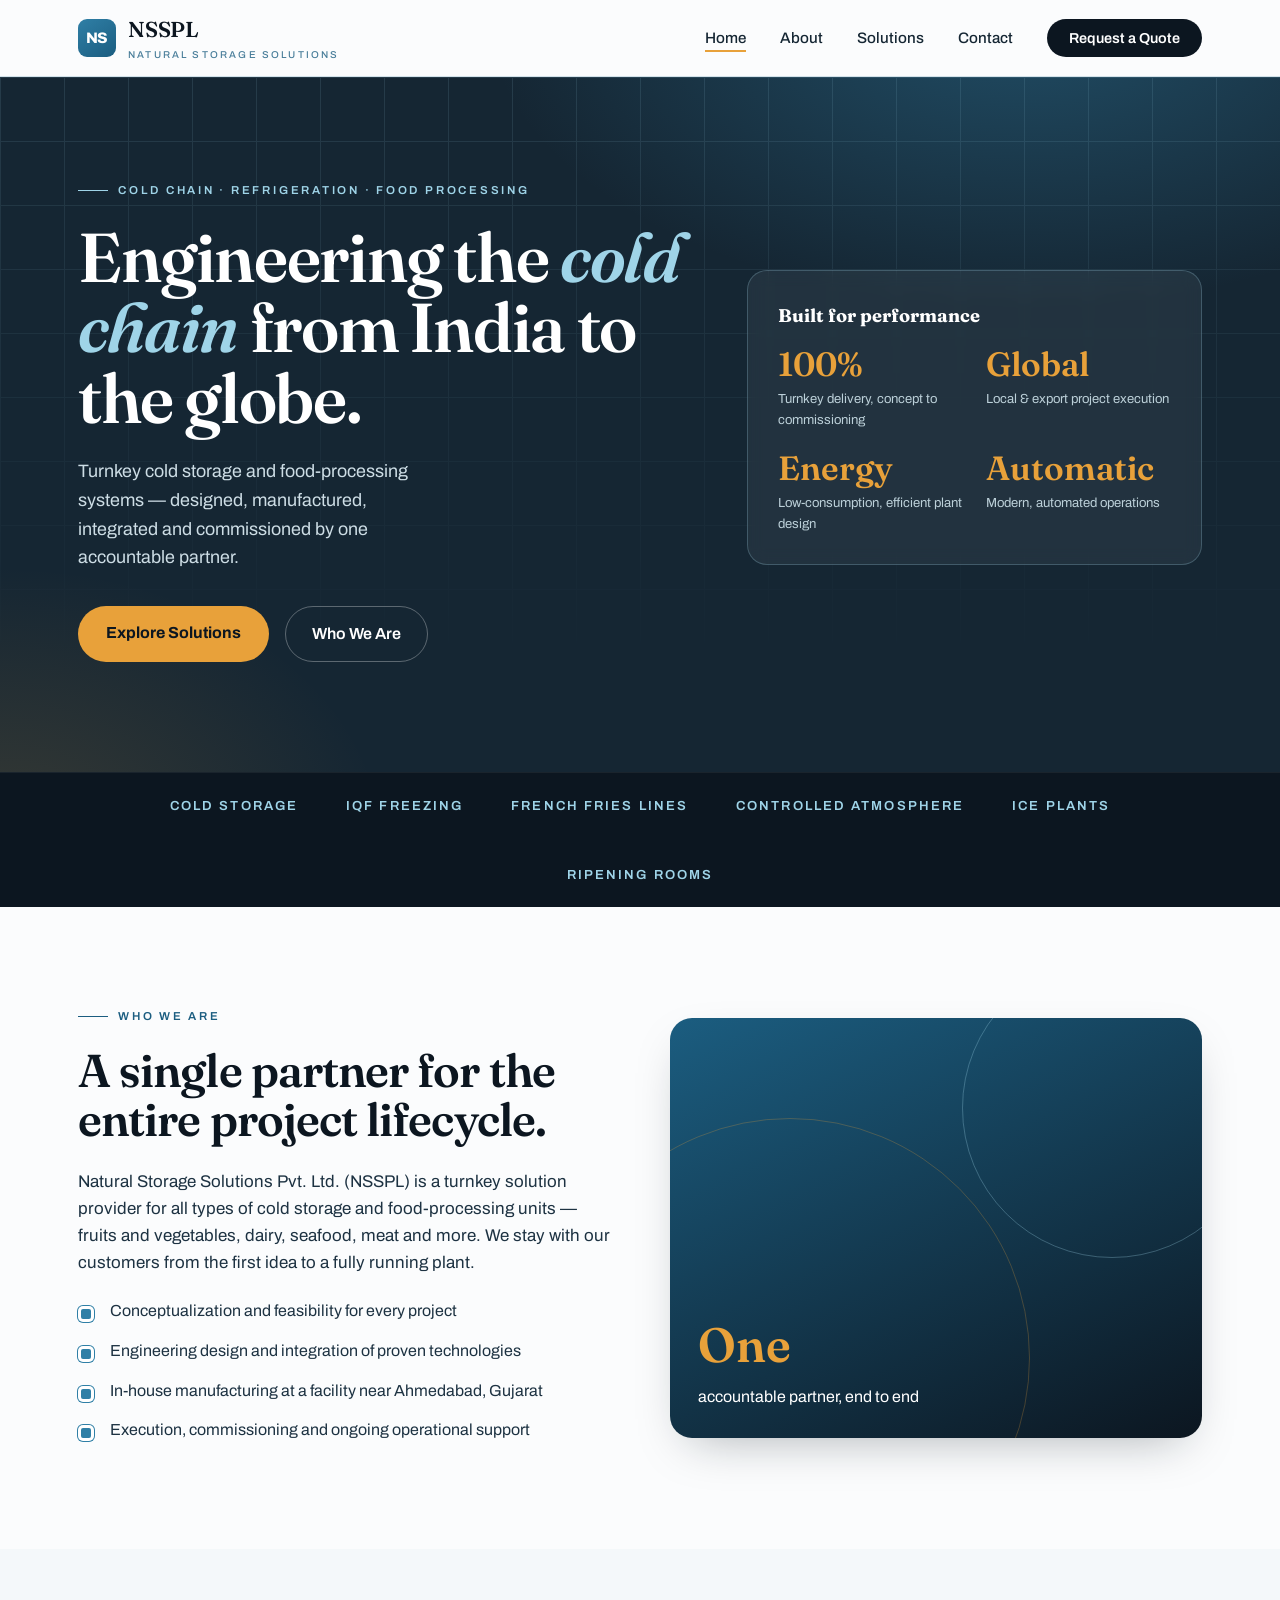
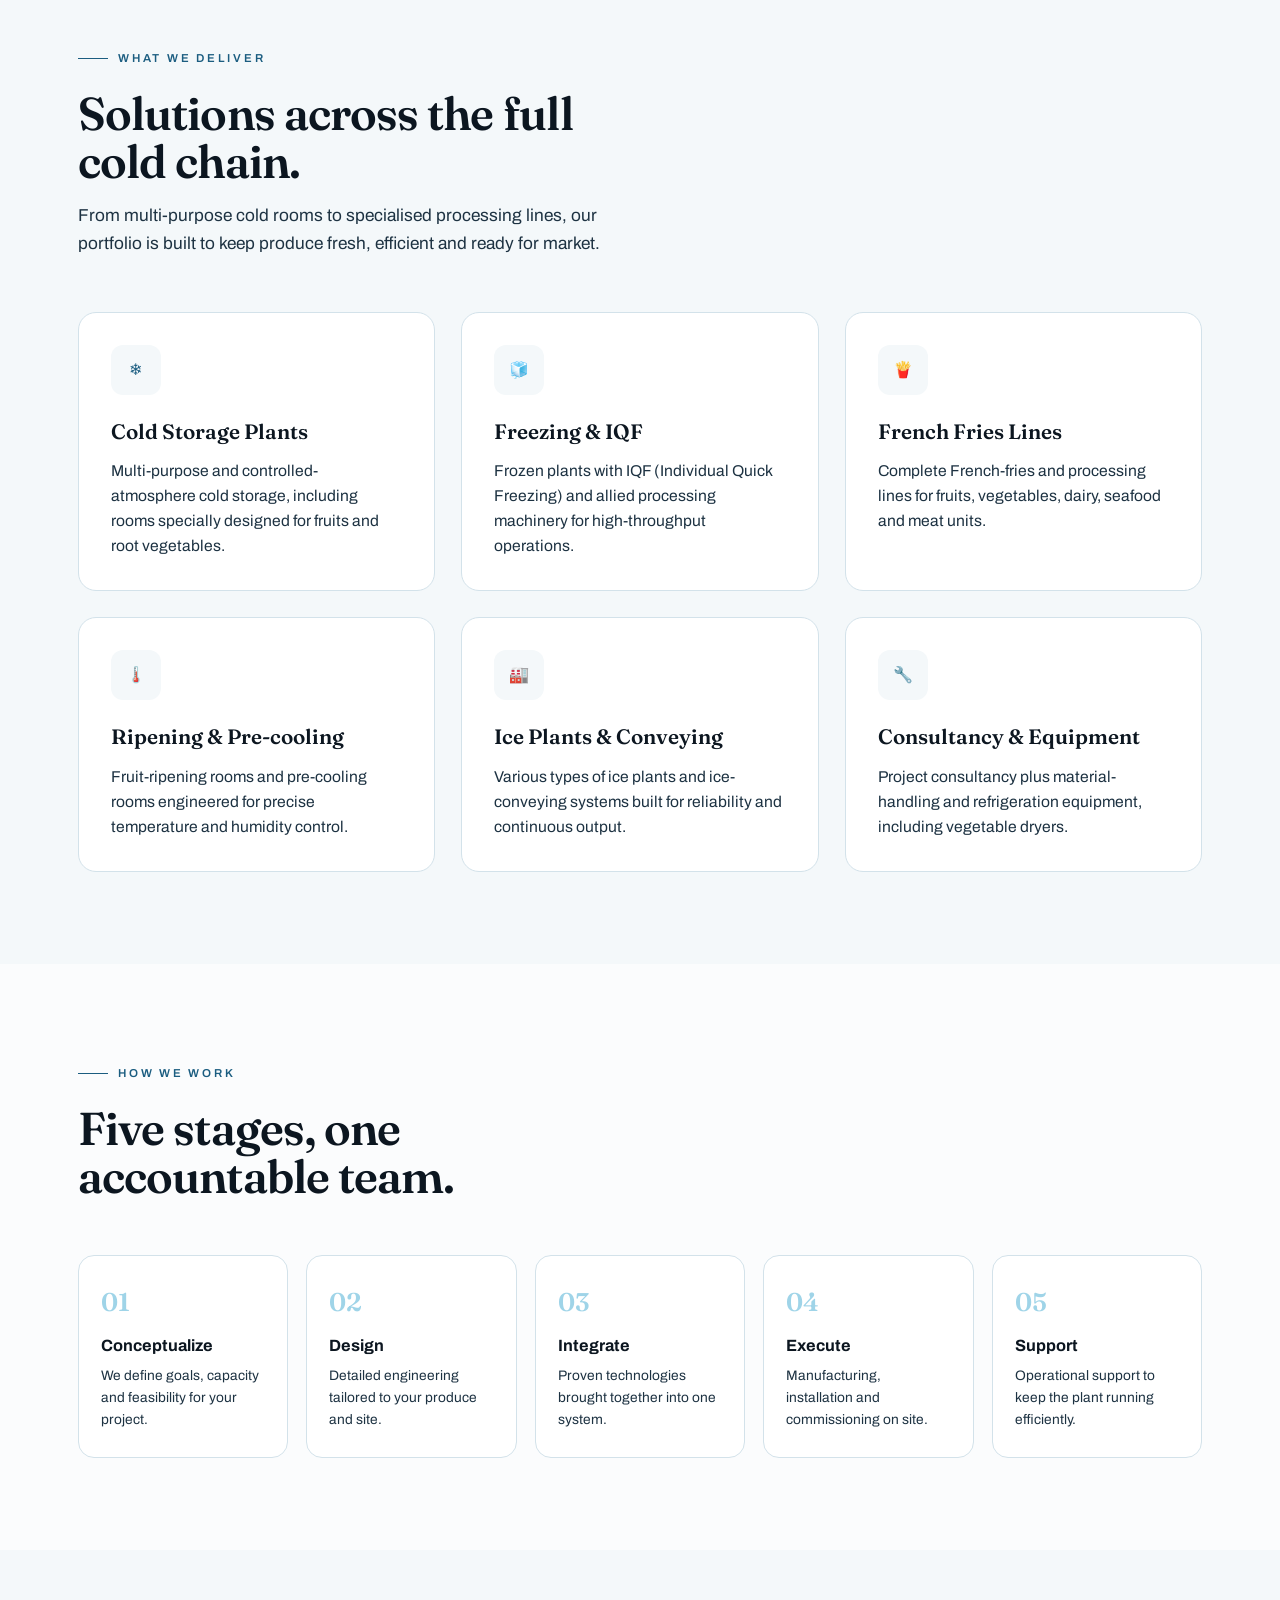
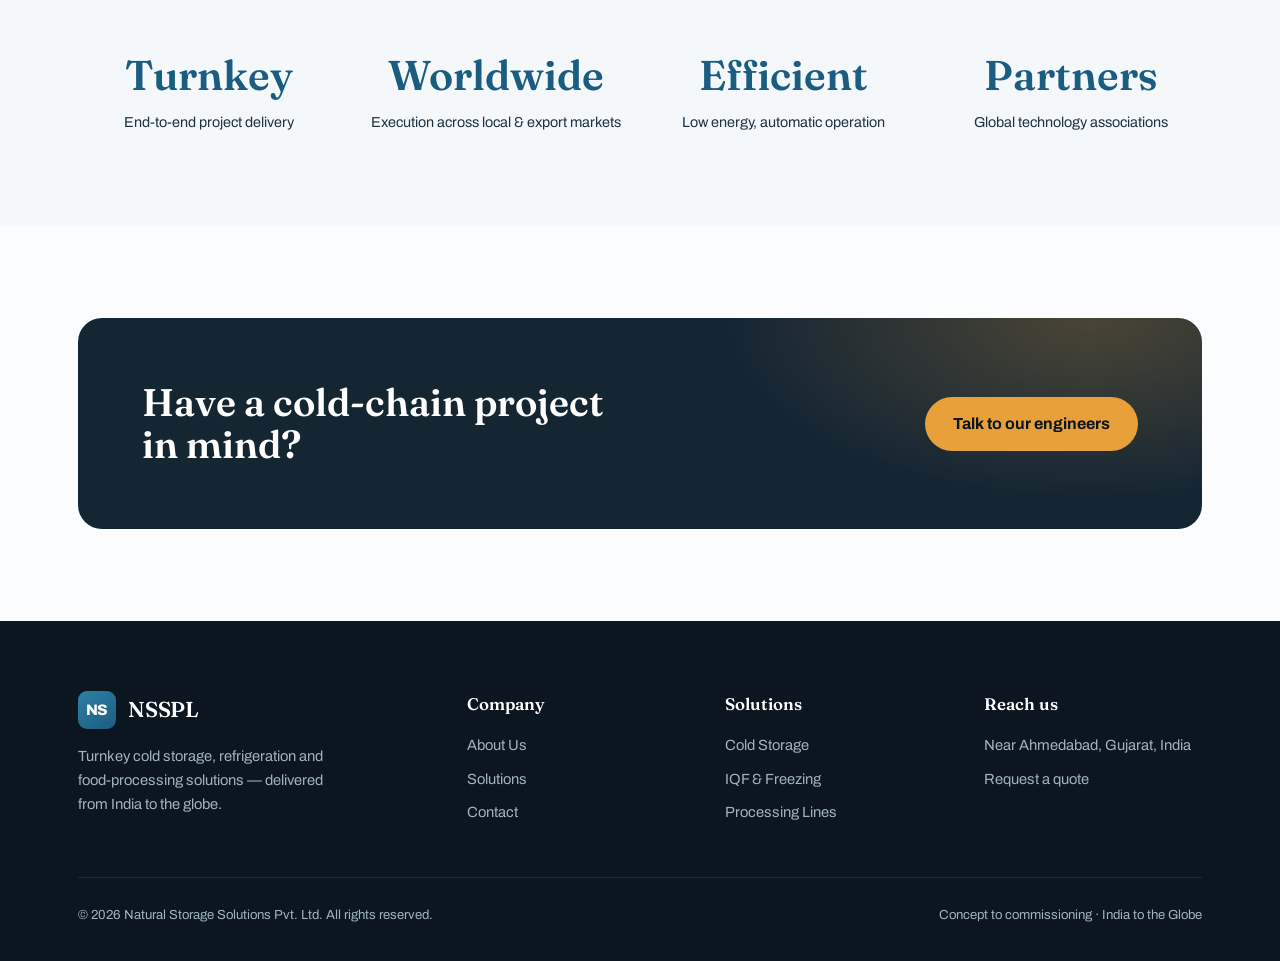
<file: index.html>
<!DOCTYPE html>
<html lang="en">
<head>
<meta charset="UTF-8">
<meta name="viewport" content="width=device-width, initial-scale=1.0">
<title>NSSPL — Turnkey Cold Storage & Food Processing Solutions</title>
<meta name="description" content="Natural Storage Solutions Pvt. Ltd. — turnkey cold storage, refrigeration and food processing solutions delivered from India to the globe.">
<link rel="stylesheet" href="assets/style.css">
</head>
<body>

<header class="site-head">
  <div class="wrap nav">
    <a class="brand" href="index.html">
      <span class="mark">NS</span>
      <span>NSSPL<small>Natural Storage Solutions</small></span>
    </a>
    <ul class="menu">
      <li><a href="index.html" class="active">Home</a></li>
      <li><a href="about.html">About</a></li>
      <li><a href="solutions.html">Solutions</a></li>
      <li><a href="contact.html">Contact</a></li>
      <li class="cta-li"><a class="cta" href="contact.html">Request a Quote</a></li>
    </ul>
    <button class="burger" aria-label="Menu"><span></span><span></span><span></span></button>
  </div>
</header>

<!-- HERO -->
<section class="hero">
  <div class="hero-grid"></div>
  <div class="wrap">
    <div>
      <span class="eyebrow">Cold Chain · Refrigeration · Food Processing</span>
      <h1>Engineering the <em>cold chain</em> from India to the globe.</h1>
      <p class="lead">Turnkey cold storage and food-processing systems — designed, manufactured, integrated and commissioned by one accountable partner.</p>
      <div class="hero-actions">
        <a class="btn-amber" href="solutions.html">Explore Solutions</a>
        <a class="btn-ghost" href="about.html">Who We Are</a>
      </div>
    </div>
    <aside class="hero-card">
      <h3>Built for performance</h3>
      <div class="hero-stats">
        <div><div class="n">100%</div><span>Turnkey delivery, concept to commissioning</span></div>
        <div><div class="n">Global</div><span>Local & export project execution</span></div>
        <div><div class="n">Energy</div><span>Low-consumption, efficient plant design</span></div>
        <div><div class="n">Automatic</div><span>Modern, automated operations</span></div>
      </div>
    </aside>
  </div>
</section>

<div class="strip">
  <div class="wrap">
    <span><b>Cold Storage</b></span>
    <span><b>IQF Freezing</b></span>
    <span><b>French Fries Lines</b></span>
    <span><b>Controlled Atmosphere</b></span>
    <span><b>Ice Plants</b></span>
    <span><b>Ripening Rooms</b></span>
  </div>
</div>

<!-- INTRO -->
<section class="block">
  <div class="wrap split">
    <div class="reveal">
      <div class="sec-head" style="margin-bottom:24px">
        <span class="eyebrow">Who we are</span>
        <h2>A single partner for the entire project lifecycle.</h2>
      </div>
      <p style="color:var(--slate-2);font-size:1.06rem">Natural Storage Solutions Pvt. Ltd. (NSSPL) is a turnkey solution provider for all types of cold storage and food-processing units — fruits and vegetables, dairy, seafood, meat and more. We stay with our customers from the first idea to a fully running plant.</p>
      <ul class="list-check">
        <li>Conceptualization and feasibility for every project</li>
        <li>Engineering design and integration of proven technologies</li>
        <li>In-house manufacturing at a facility near Ahmedabad, Gujarat</li>
        <li>Execution, commissioning and ongoing operational support</li>
      </ul>
    </div>
    <div class="visual reveal">
      <span class="ring a"></span><span class="ring b"></span>
      <div class="badge"><div class="n">One</div><div>accountable partner, end to end</div></div>
    </div>
  </div>
</section>

<!-- SOLUTIONS PREVIEW -->
<section class="block mist-bg">
  <div class="wrap">
    <div class="sec-head reveal">
      <span class="eyebrow">What we deliver</span>
      <h2>Solutions across the full cold chain.</h2>
      <p>From multi-purpose cold rooms to specialised processing lines, our portfolio is built to keep produce fresh, efficient and ready for market.</p>
    </div>
    <div class="grid-3">
      <article class="card reveal">
        <div class="ic">❄️</div>
        <h3>Cold Storage Plants</h3>
        <p>Multi-purpose and controlled-atmosphere cold storage, including rooms specially designed for fruits and root vegetables.</p>
      </article>
      <article class="card reveal">
        <div class="ic">🧊</div>
        <h3>Freezing & IQF</h3>
        <p>Frozen plants with IQF (Individual Quick Freezing) and allied processing machinery for high-throughput operations.</p>
      </article>
      <article class="card reveal">
        <div class="ic">🍟</div>
        <h3>French Fries Lines</h3>
        <p>Complete French-fries and processing lines for fruits, vegetables, dairy, seafood and meat units.</p>
      </article>
      <article class="card reveal">
        <div class="ic">🌡️</div>
        <h3>Ripening & Pre-cooling</h3>
        <p>Fruit-ripening rooms and pre-cooling rooms engineered for precise temperature and humidity control.</p>
      </article>
      <article class="card reveal">
        <div class="ic">🏭</div>
        <h3>Ice Plants & Conveying</h3>
        <p>Various types of ice plants and ice-conveying systems built for reliability and continuous output.</p>
      </article>
      <article class="card reveal">
        <div class="ic">🔧</div>
        <h3>Consultancy & Equipment</h3>
        <p>Project consultancy plus material-handling and refrigeration equipment, including vegetable dryers.</p>
      </article>
    </div>
  </div>
</section>

<!-- PROCESS -->
<section class="block">
  <div class="wrap">
    <div class="sec-head reveal">
      <span class="eyebrow">How we work</span>
      <h2>Five stages, one accountable team.</h2>
    </div>
    <div class="steps">
      <div class="step reveal"><h4>Conceptualize</h4><p>We define goals, capacity and feasibility for your project.</p></div>
      <div class="step reveal"><h4>Design</h4><p>Detailed engineering tailored to your produce and site.</p></div>
      <div class="step reveal"><h4>Integrate</h4><p>Proven technologies brought together into one system.</p></div>
      <div class="step reveal"><h4>Execute</h4><p>Manufacturing, installation and commissioning on site.</p></div>
      <div class="step reveal"><h4>Support</h4><p>Operational support to keep the plant running efficiently.</p></div>
    </div>
  </div>
</section>

<!-- STATS -->
<section class="block mist-bg">
  <div class="wrap stat-band reveal">
    <div><div class="n">Turnkey</div><span>End-to-end project delivery</span></div>
    <div><div class="n">Worldwide</div><span>Execution across local & export markets</span></div>
    <div><div class="n">Efficient</div><span>Low energy, automatic operation</span></div>
    <div><div class="n">Partners</div><span>Global technology associations</span></div>
  </div>
</section>

<!-- BANNER -->
<section class="block">
  <div class="wrap">
    <div class="banner reveal">
      <div class="inner">
        <h2>Have a cold-chain project in mind?</h2>
        <a class="btn-amber" href="contact.html">Talk to our engineers</a>
      </div>
    </div>
  </div>
</section>

<footer>
  <div class="wrap">
    <div class="foot-grid">
      <div>
        <a class="brand" href="index.html" style="color:#fff;margin-bottom:16px">
          <span class="mark">NS</span><span style="color:#fff">NSSPL</span>
        </a>
        <p style="font-size:.92rem;max-width:34ch">Turnkey cold storage, refrigeration and food-processing solutions — delivered from India to the globe.</p>
      </div>
      <div><h4>Company</h4><ul><li><a href="about.html">About Us</a></li><li><a href="solutions.html">Solutions</a></li><li><a href="contact.html">Contact</a></li></ul></div>
      <div><h4>Solutions</h4><ul><li><a href="solutions.html">Cold Storage</a></li><li><a href="solutions.html">IQF & Freezing</a></li><li><a href="solutions.html">Processing Lines</a></li></ul></div>
      <div><h4>Reach us</h4><ul><li>Near Ahmedabad, Gujarat, India</li><li><a href="contact.html">Request a quote</a></li></ul></div>
    </div>
    <div class="foot-bottom">
      <span>© 2026 Natural Storage Solutions Pvt. Ltd. All rights reserved.</span>
      <span>Concept to commissioning · India to the Globe</span>
    </div>
  </div>
</footer>

<script src="assets/app.js"></script>
</body>
</html>
</file>
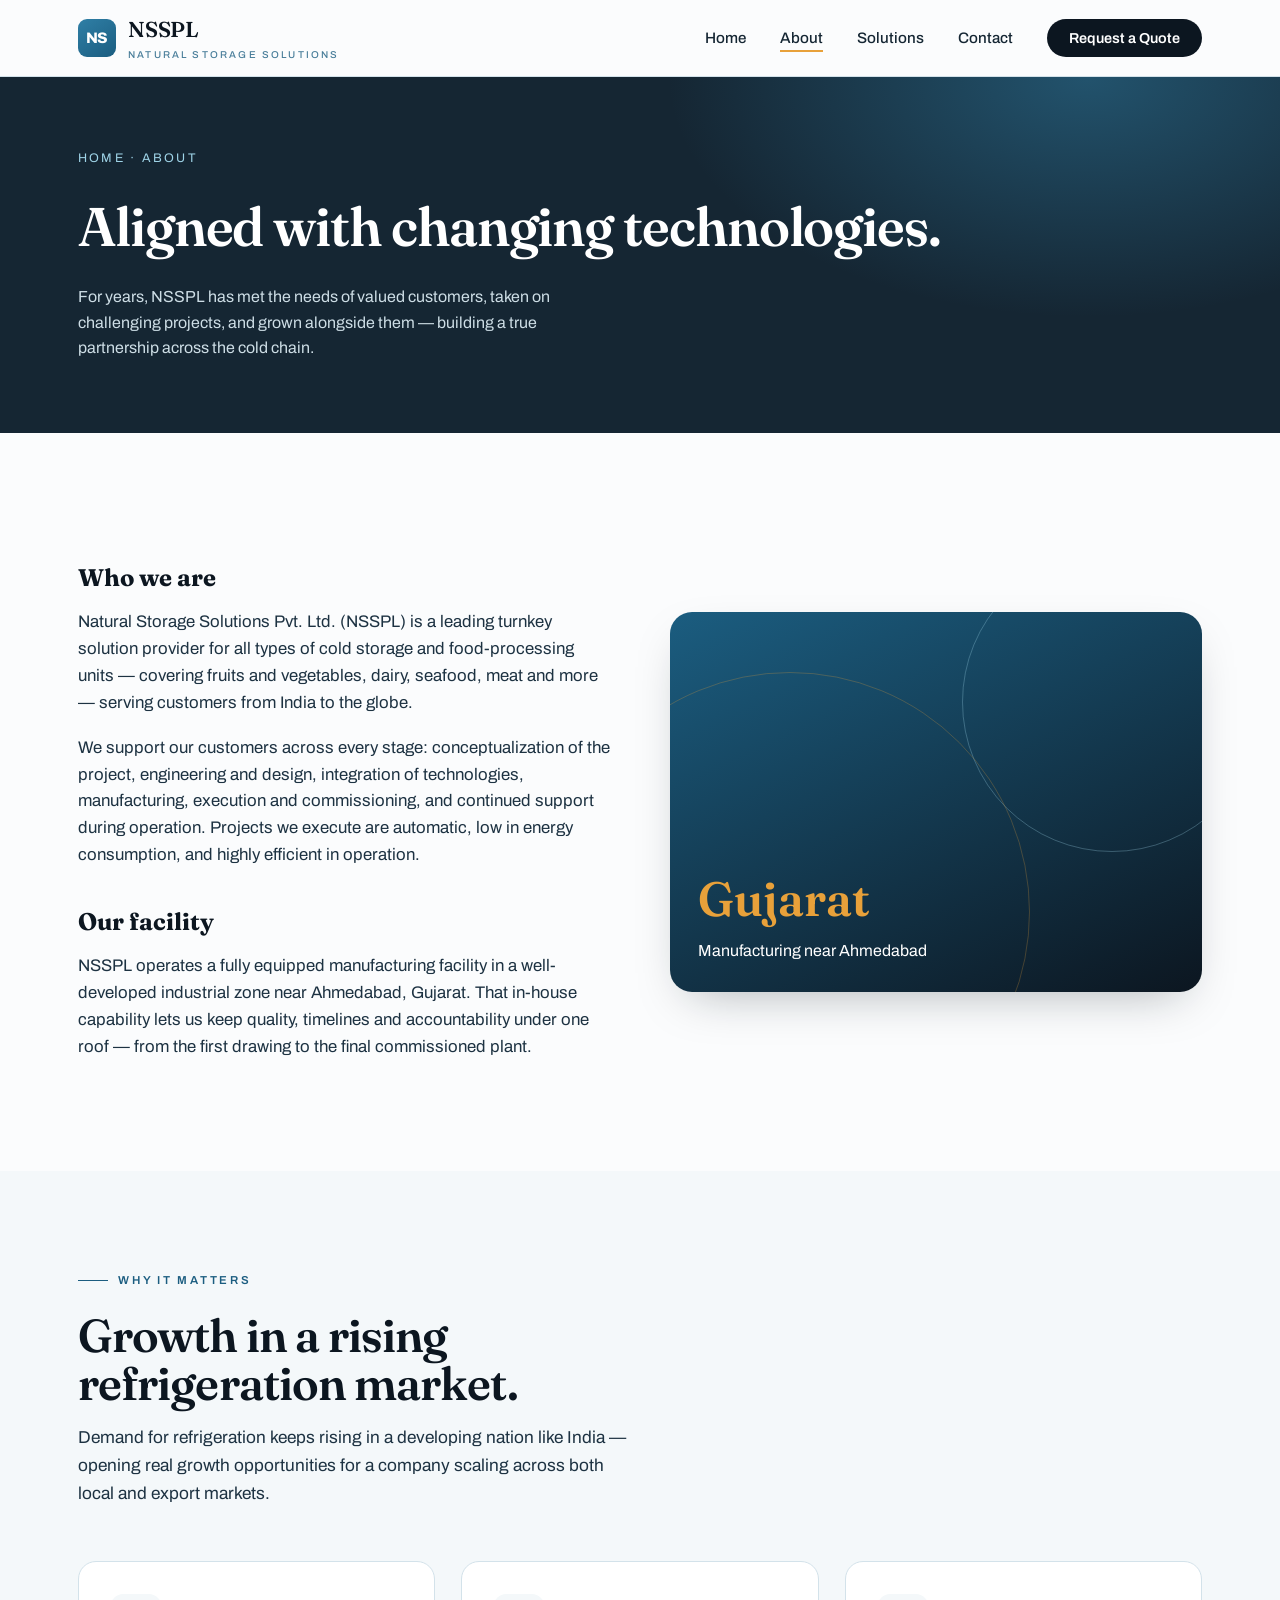
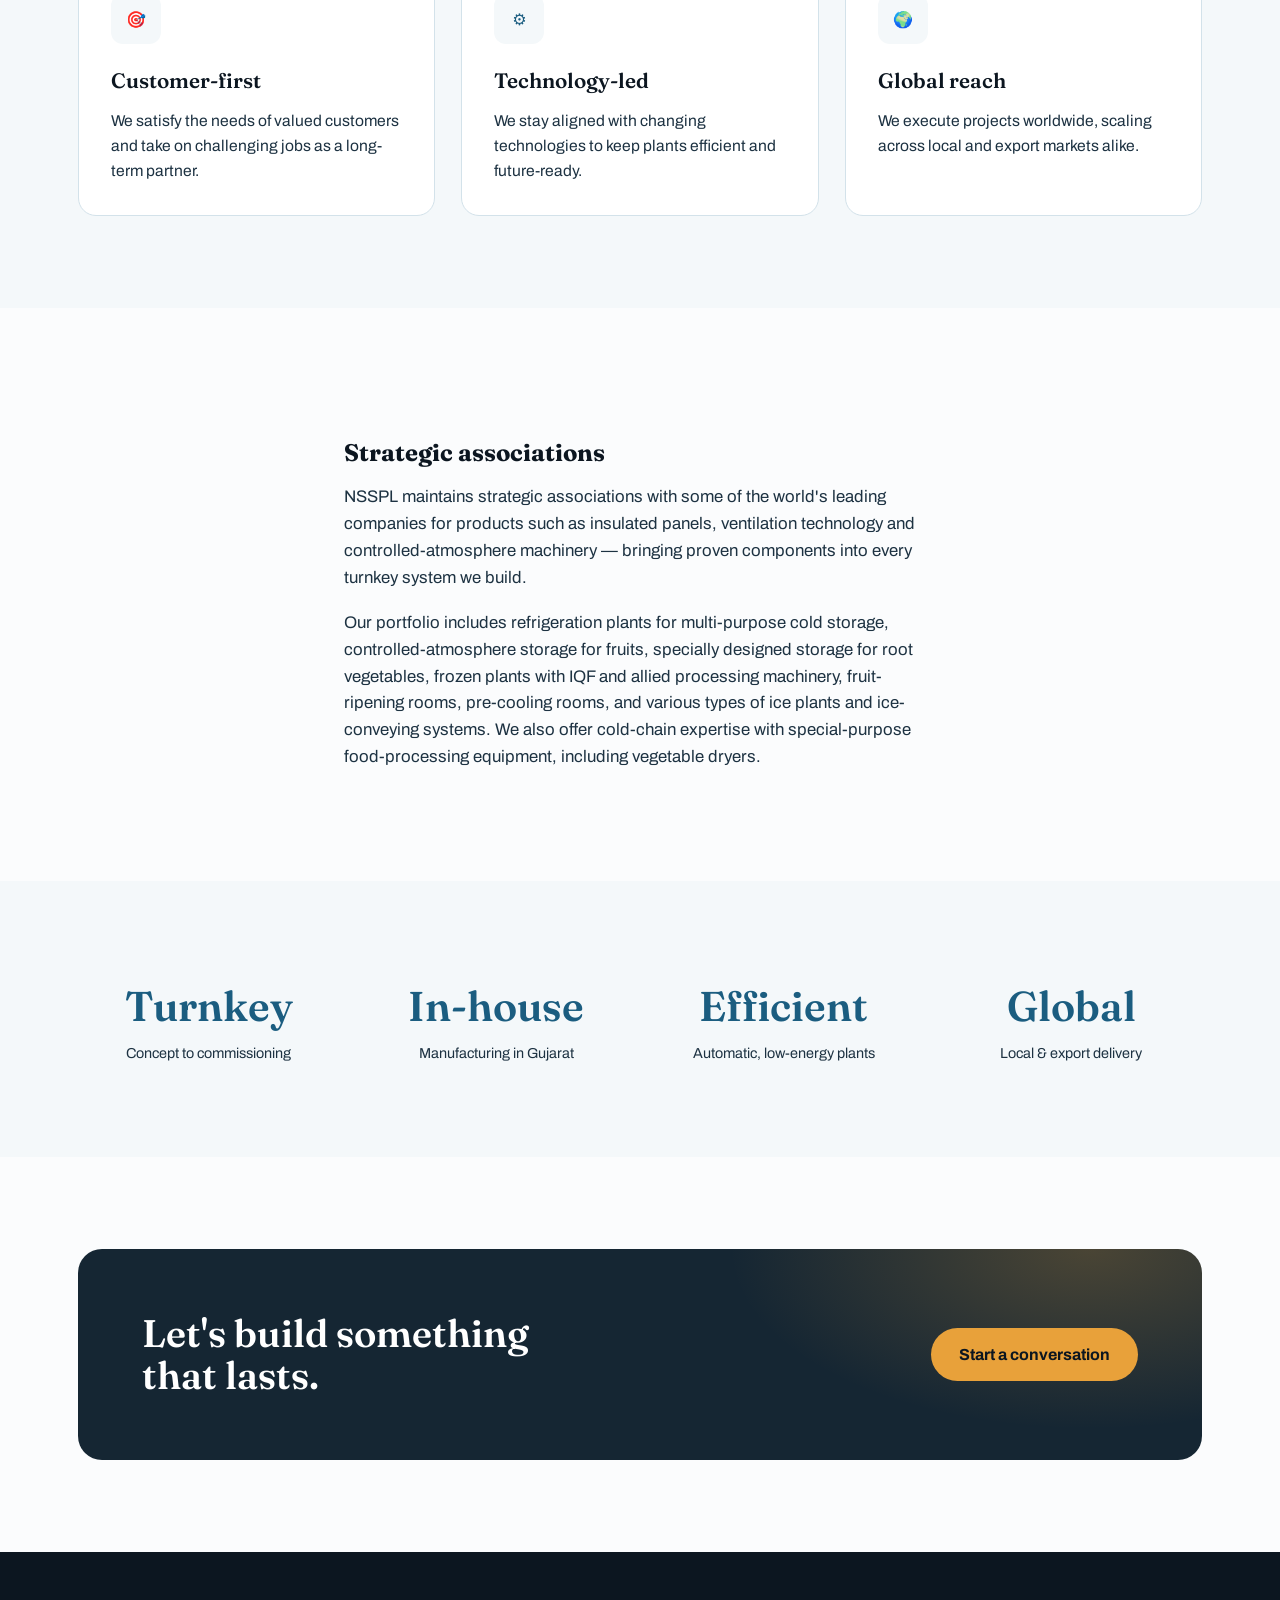
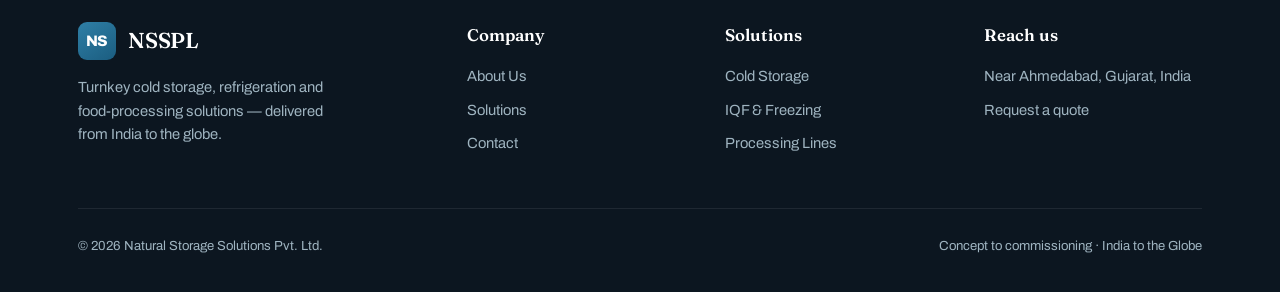
<file: about.html>
<!DOCTYPE html>
<html lang="en">
<head>
<meta charset="UTF-8">
<meta name="viewport" content="width=device-width, initial-scale=1.0">
<title>About — NSSPL | Natural Storage Solutions</title>
<meta name="description" content="About NSSPL — a leading turnkey solution provider for cold storage and food processing, aligned with changing technologies.">
<link rel="stylesheet" href="assets/style.css">
</head>
<body>

<header class="site-head">
  <div class="wrap nav">
    <a class="brand" href="index.html"><span class="mark">NS</span><span>NSSPL<small>Natural Storage Solutions</small></span></a>
    <ul class="menu">
      <li><a href="index.html">Home</a></li>
      <li><a href="about.html" class="active">About</a></li>
      <li><a href="solutions.html">Solutions</a></li>
      <li><a href="contact.html">Contact</a></li>
      <li class="cta-li"><a class="cta" href="contact.html">Request a Quote</a></li>
    </ul>
    <button class="burger" aria-label="Menu"><span></span><span></span><span></span></button>
  </div>
</header>

<section class="page-hero">
  <div class="wrap">
    <div class="crumb">Home · About</div>
    <h1>Aligned with changing technologies.</h1>
    <p>For years, NSSPL has met the needs of valued customers, taken on challenging projects, and grown alongside them — building a true partnership across the cold chain.</p>
  </div>
</section>

<section class="block">
  <div class="wrap split">
    <div class="prose reveal">
      <h3>Who we are</h3>
      <p>Natural Storage Solutions Pvt. Ltd. (NSSPL) is a leading turnkey solution provider for all types of cold storage and food-processing units — covering fruits and vegetables, dairy, seafood, meat and more — serving customers from India to the globe.</p>
      <p>We support our customers across every stage: conceptualization of the project, engineering and design, integration of technologies, manufacturing, execution and commissioning, and continued support during operation. Projects we execute are automatic, low in energy consumption, and highly efficient in operation.</p>
      <h3>Our facility</h3>
      <p>NSSPL operates a fully equipped manufacturing facility in a well-developed industrial zone near Ahmedabad, Gujarat. That in-house capability lets us keep quality, timelines and accountability under one roof — from the first drawing to the final commissioned plant.</p>
    </div>
    <div class="visual reveal" style="min-height:380px">
      <span class="ring a"></span><span class="ring b"></span>
      <div class="badge"><div class="n">Gujarat</div><div>Manufacturing near Ahmedabad</div></div>
    </div>
  </div>
</section>

<section class="block mist-bg">
  <div class="wrap">
    <div class="sec-head reveal">
      <span class="eyebrow">Why it matters</span>
      <h2>Growth in a rising refrigeration market.</h2>
      <p>Demand for refrigeration keeps rising in a developing nation like India — opening real growth opportunities for a company scaling across both local and export markets.</p>
    </div>
    <div class="grid-3">
      <article class="card reveal"><div class="ic">🎯</div><h3>Customer-first</h3><p>We satisfy the needs of valued customers and take on challenging jobs as a long-term partner.</p></article>
      <article class="card reveal"><div class="ic">⚙️</div><h3>Technology-led</h3><p>We stay aligned with changing technologies to keep plants efficient and future-ready.</p></article>
      <article class="card reveal"><div class="ic">🌍</div><h3>Global reach</h3><p>We execute projects worldwide, scaling across local and export markets alike.</p></article>
    </div>
  </div>
</section>

<section class="block">
  <div class="wrap prose reveal">
    <h3>Strategic associations</h3>
    <p>NSSPL maintains strategic associations with some of the world's leading companies for products such as insulated panels, ventilation technology and controlled-atmosphere machinery — bringing proven components into every turnkey system we build.</p>
    <p>Our portfolio includes refrigeration plants for multi-purpose cold storage, controlled-atmosphere storage for fruits, specially designed storage for root vegetables, frozen plants with IQF and allied processing machinery, fruit-ripening rooms, pre-cooling rooms, and various types of ice plants and ice-conveying systems. We also offer cold-chain expertise with special-purpose food-processing equipment, including vegetable dryers.</p>
  </div>
</section>

<section class="block mist-bg">
  <div class="wrap stat-band reveal">
    <div><div class="n">Turnkey</div><span>Concept to commissioning</span></div>
    <div><div class="n">In-house</div><span>Manufacturing in Gujarat</span></div>
    <div><div class="n">Efficient</div><span>Automatic, low-energy plants</span></div>
    <div><div class="n">Global</div><span>Local & export delivery</span></div>
  </div>
</section>

<section class="block">
  <div class="wrap"><div class="banner reveal"><div class="inner">
    <h2>Let's build something that lasts.</h2>
    <a class="btn-amber" href="contact.html">Start a conversation</a>
  </div></div></div>
</section>

<footer>
  <div class="wrap">
    <div class="foot-grid">
      <div>
        <a class="brand" href="index.html" style="color:#fff;margin-bottom:16px"><span class="mark">NS</span><span style="color:#fff">NSSPL</span></a>
        <p style="font-size:.92rem;max-width:34ch">Turnkey cold storage, refrigeration and food-processing solutions — delivered from India to the globe.</p>
      </div>
      <div><h4>Company</h4><ul><li><a href="about.html">About Us</a></li><li><a href="solutions.html">Solutions</a></li><li><a href="contact.html">Contact</a></li></ul></div>
      <div><h4>Solutions</h4><ul><li><a href="solutions.html">Cold Storage</a></li><li><a href="solutions.html">IQF & Freezing</a></li><li><a href="solutions.html">Processing Lines</a></li></ul></div>
      <div><h4>Reach us</h4><ul><li>Near Ahmedabad, Gujarat, India</li><li><a href="contact.html">Request a quote</a></li></ul></div>
    </div>
    <div class="foot-bottom"><span>© 2026 Natural Storage Solutions Pvt. Ltd.</span><span>Concept to commissioning · India to the Globe</span></div>
  </div>
</footer>

<script src="assets/app.js"></script>
</body>
</html>
</file>
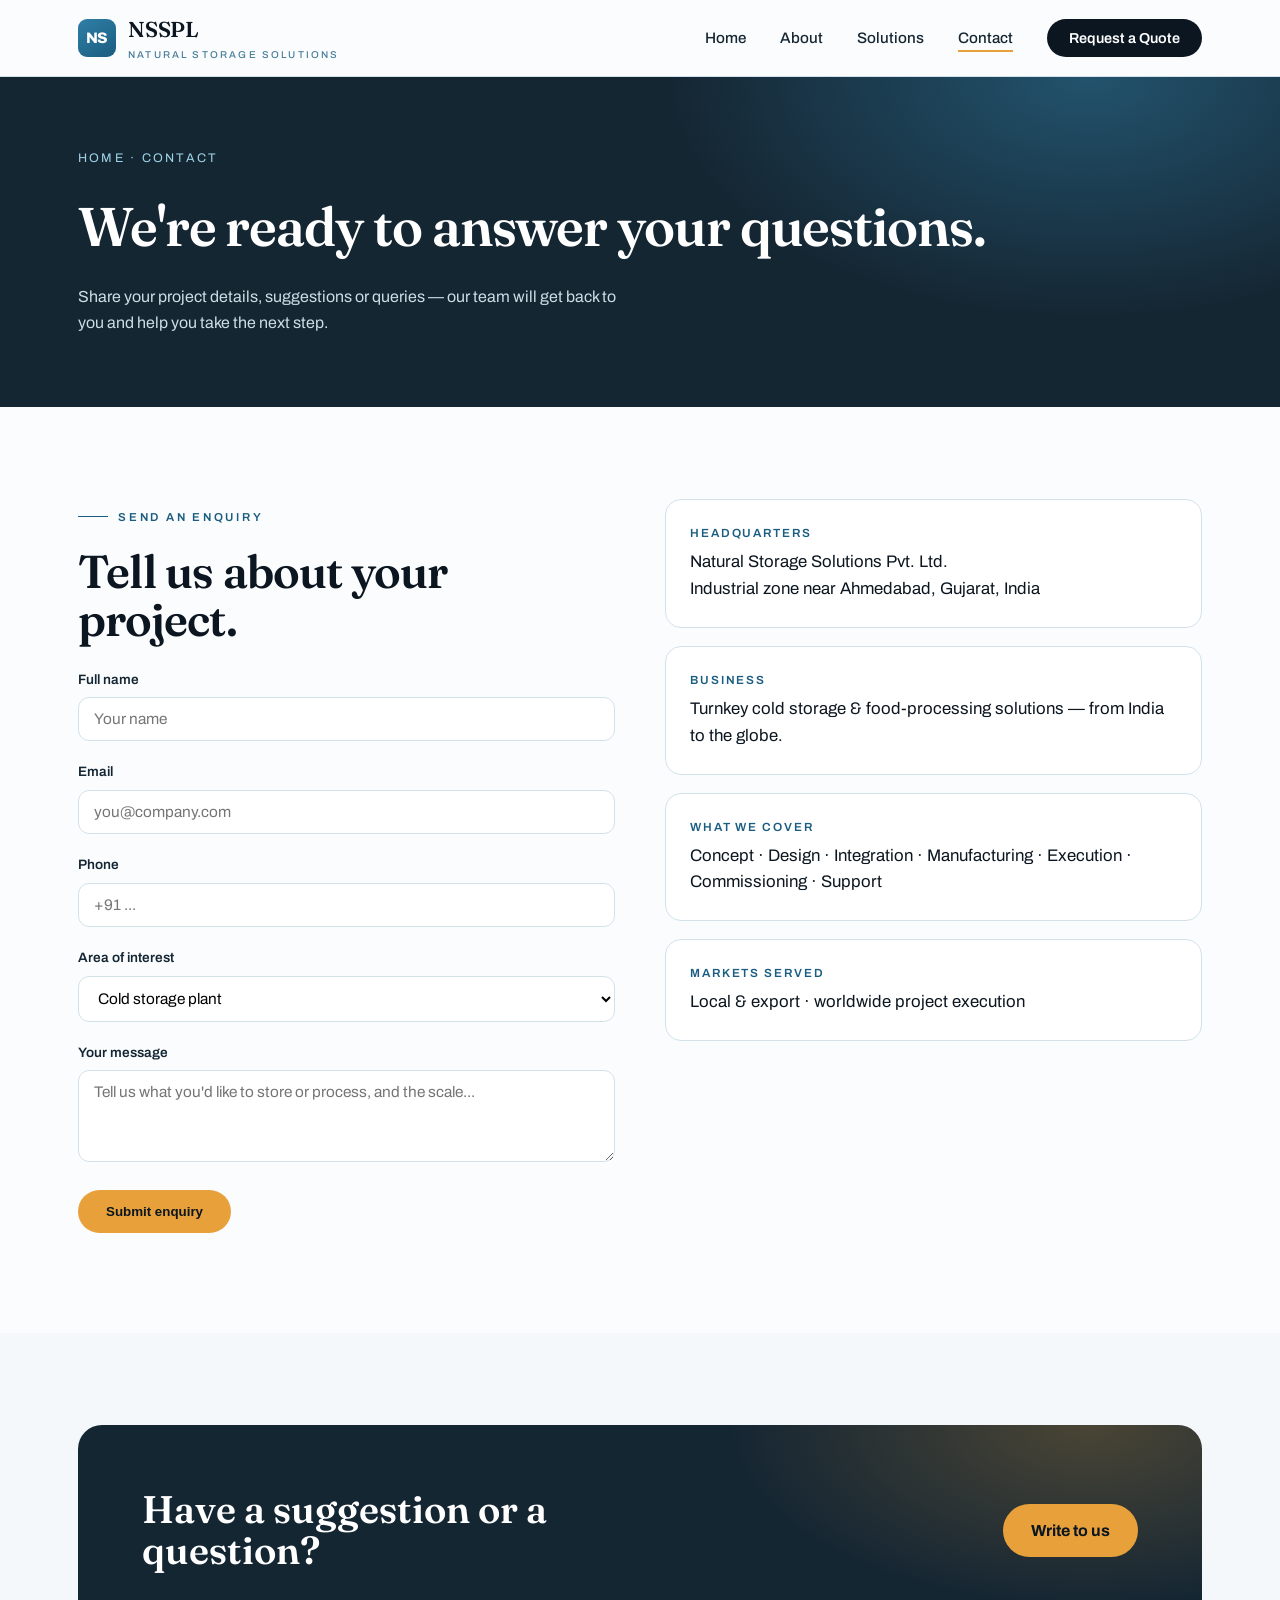
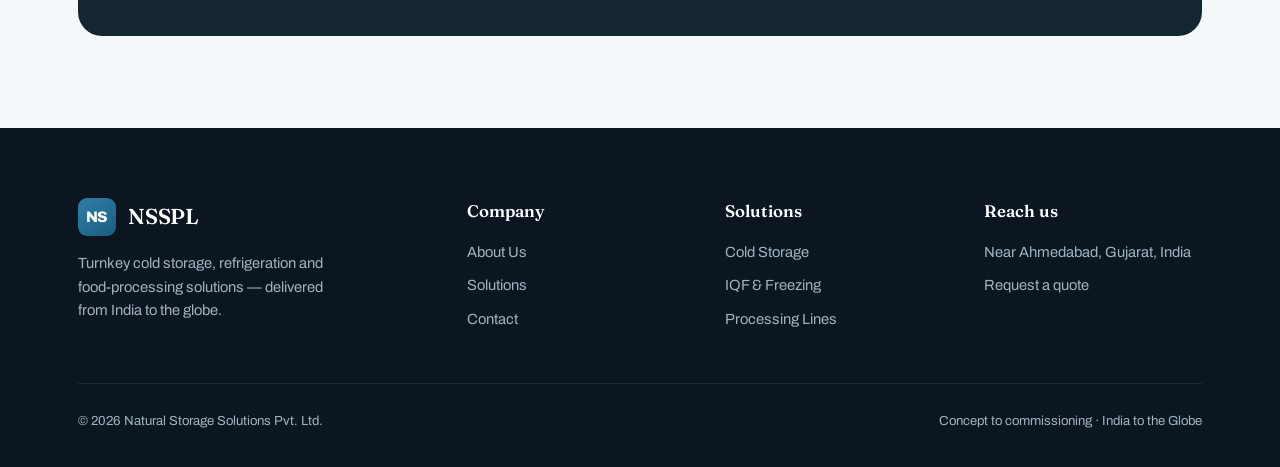
<file: contact.html>
<!DOCTYPE html>
<html lang="en">
<head>
<meta charset="UTF-8">
<meta name="viewport" content="width=device-width, initial-scale=1.0">
<title>Contact — NSSPL | Natural Storage Solutions</title>
<meta name="description" content="Contact NSSPL for turnkey cold storage and food-processing projects. We're ready to answer your questions.">
<link rel="stylesheet" href="assets/style.css">
</head>
<body>

<header class="site-head">
  <div class="wrap nav">
    <a class="brand" href="index.html"><span class="mark">NS</span><span>NSSPL<small>Natural Storage Solutions</small></span></a>
    <ul class="menu">
      <li><a href="index.html">Home</a></li>
      <li><a href="about.html">About</a></li>
      <li><a href="solutions.html">Solutions</a></li>
      <li><a href="contact.html" class="active">Contact</a></li>
      <li class="cta-li"><a class="cta" href="contact.html">Request a Quote</a></li>
    </ul>
    <button class="burger" aria-label="Menu"><span></span><span></span><span></span></button>
  </div>
</header>

<section class="page-hero">
  <div class="wrap">
    <div class="crumb">Home · Contact</div>
    <h1>We're ready to answer your questions.</h1>
    <p>Share your project details, suggestions or queries — our team will get back to you and help you take the next step.</p>
  </div>
</section>

<section class="block">
  <div class="wrap contact-grid">
    <div class="reveal">
      <div class="sec-head" style="margin-bottom:24px">
        <span class="eyebrow">Send an enquiry</span>
        <h2>Tell us about your project.</h2>
      </div>
      <form id="enquiry">
        <div class="field"><label for="name">Full name</label><input id="name" name="name" type="text" required placeholder="Your name"></div>
        <div class="field"><label for="email">Email</label><input id="email" name="email" type="email" required placeholder="you@company.com"></div>
        <div class="field"><label for="phone">Phone</label><input id="phone" name="phone" type="tel" placeholder="+91 ..."></div>
        <div class="field">
          <label for="interest">Area of interest</label>
          <select id="interest" name="interest">
            <option>Cold storage plant</option>
            <option>Controlled atmosphere storage</option>
            <option>IQF / frozen plant</option>
            <option>French fries / processing line</option>
            <option>Ice plant</option>
            <option>Project consultancy</option>
            <option>Other</option>
          </select>
        </div>
        <div class="field"><label for="msg">Your message</label><textarea id="msg" name="msg" rows="4" placeholder="Tell us what you'd like to store or process, and the scale..."></textarea></div>
        <button class="btn-amber" type="submit" style="border:0;cursor:pointer">Submit enquiry</button>
        <p id="formMsg" class="form-note"></p>
      </form>
    </div>

    <div class="reveal">
      <div class="info-card"><div class="lab">Headquarters</div><div class="val">Natural Storage Solutions Pvt. Ltd.<br>Industrial zone near Ahmedabad, Gujarat, India</div></div>
      <div class="info-card"><div class="lab">Business</div><div class="val">Turnkey cold storage & food-processing solutions — from India to the globe.</div></div>
      <div class="info-card"><div class="lab">What we cover</div><div class="val">Concept · Design · Integration · Manufacturing · Execution · Commissioning · Support</div></div>
      <div class="info-card"><div class="lab">Markets served</div><div class="val">Local & export · worldwide project execution</div></div>
    </div>
  </div>
</section>

<section class="block mist-bg">
  <div class="wrap"><div class="banner reveal"><div class="inner">
    <h2>Have a suggestion or a question?</h2>
    <a class="btn-amber" href="#enquiry">Write to us</a>
  </div></div></div>
</section>

<footer>
  <div class="wrap">
    <div class="foot-grid">
      <div>
        <a class="brand" href="index.html" style="color:#fff;margin-bottom:16px"><span class="mark">NS</span><span style="color:#fff">NSSPL</span></a>
        <p style="font-size:.92rem;max-width:34ch">Turnkey cold storage, refrigeration and food-processing solutions — delivered from India to the globe.</p>
      </div>
      <div><h4>Company</h4><ul><li><a href="about.html">About Us</a></li><li><a href="solutions.html">Solutions</a></li><li><a href="contact.html">Contact</a></li></ul></div>
      <div><h4>Solutions</h4><ul><li><a href="solutions.html">Cold Storage</a></li><li><a href="solutions.html">IQF & Freezing</a></li><li><a href="solutions.html">Processing Lines</a></li></ul></div>
      <div><h4>Reach us</h4><ul><li>Near Ahmedabad, Gujarat, India</li><li><a href="contact.html">Request a quote</a></li></ul></div>
    </div>
    <div class="foot-bottom"><span>© 2026 Natural Storage Solutions Pvt. Ltd.</span><span>Concept to commissioning · India to the Globe</span></div>
  </div>
</footer>

<script src="assets/app.js"></script>
</body>
</html>
</file>
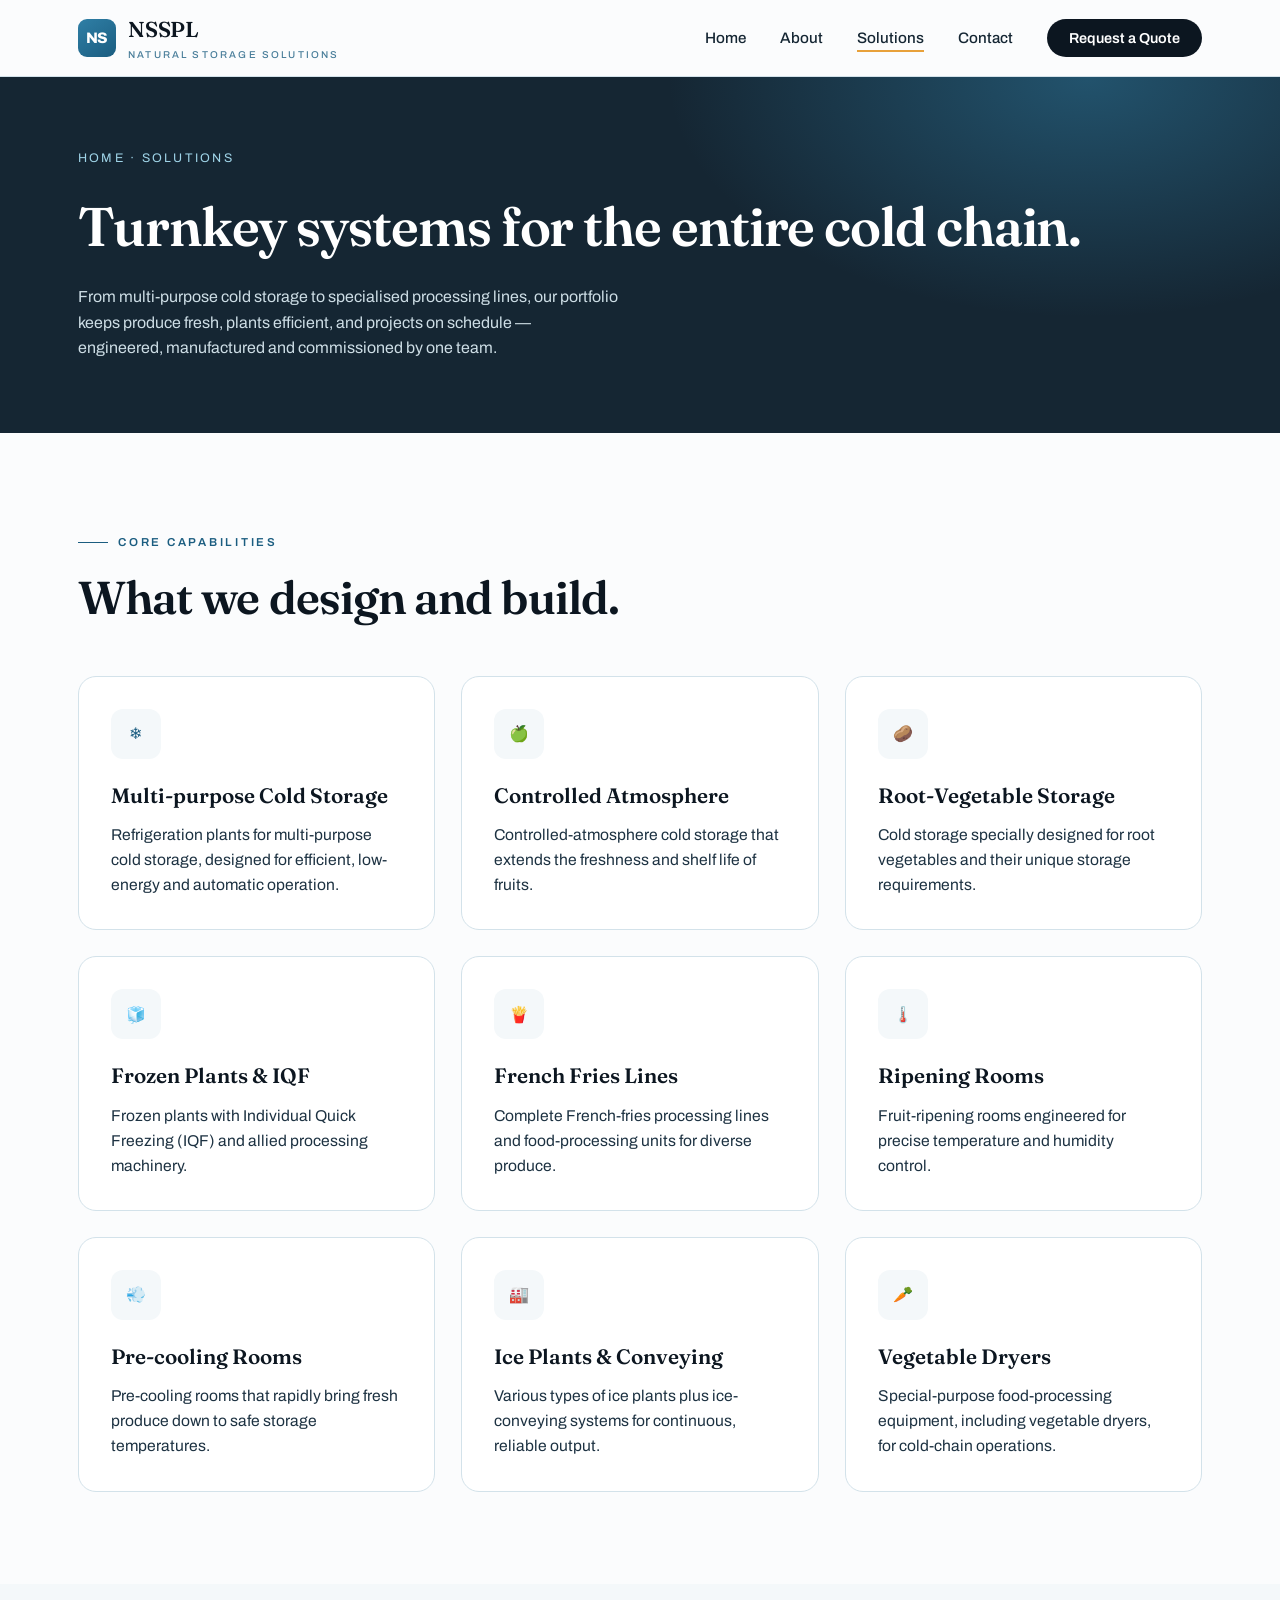
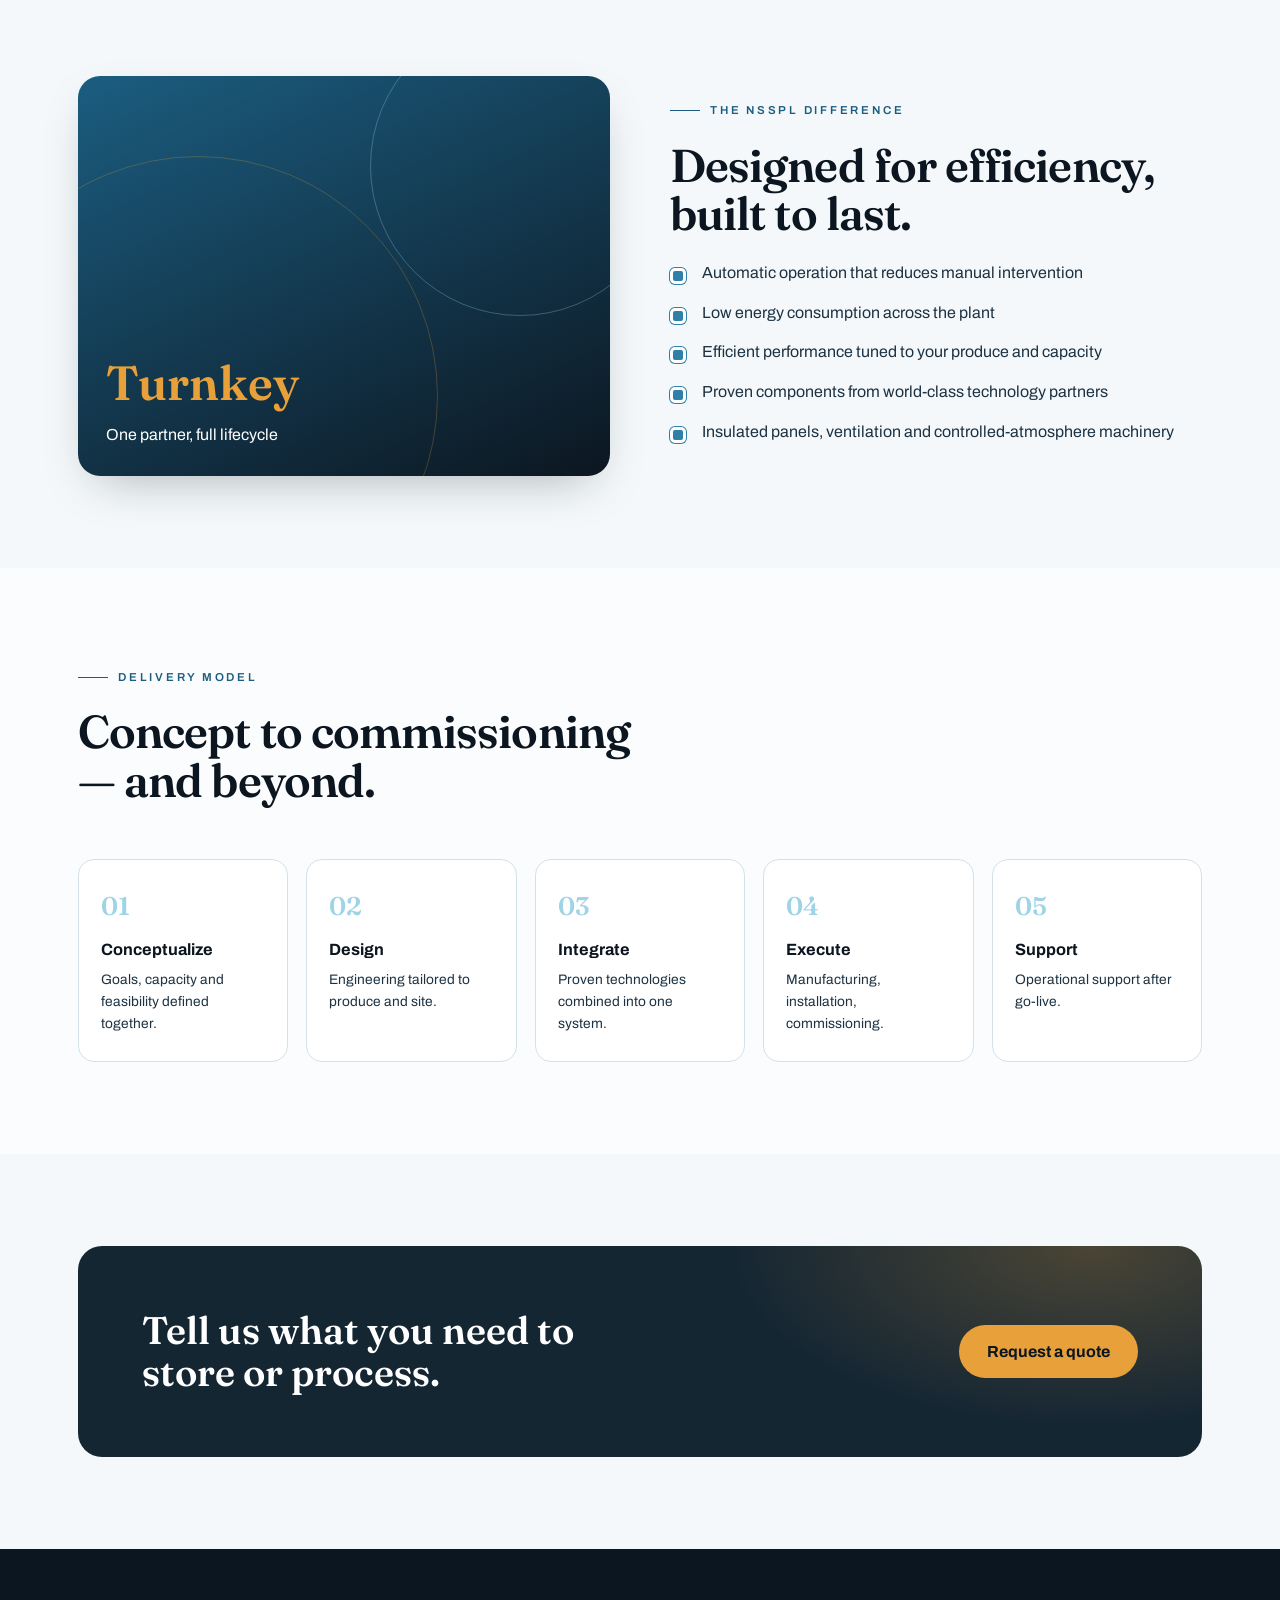
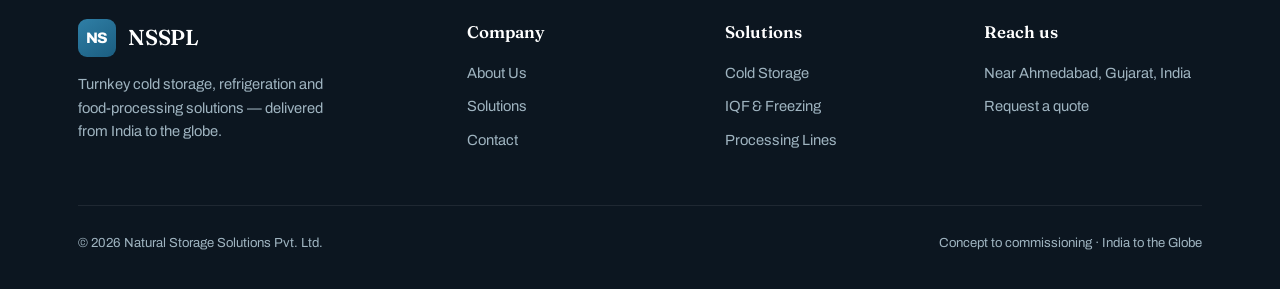
<file: solutions.html>
<!DOCTYPE html>
<html lang="en">
<head>
<meta charset="UTF-8">
<meta name="viewport" content="width=device-width, initial-scale=1.0">
<title>Solutions — NSSPL | Cold Storage, IQF & Food Processing</title>
<meta name="description" content="NSSPL solutions: cold storage, controlled atmosphere, IQF freezing, French fries lines, ice plants, ripening rooms and more.">
<link rel="stylesheet" href="assets/style.css">
</head>
<body>

<header class="site-head">
  <div class="wrap nav">
    <a class="brand" href="index.html"><span class="mark">NS</span><span>NSSPL<small>Natural Storage Solutions</small></span></a>
    <ul class="menu">
      <li><a href="index.html">Home</a></li>
      <li><a href="about.html">About</a></li>
      <li><a href="solutions.html" class="active">Solutions</a></li>
      <li><a href="contact.html">Contact</a></li>
      <li class="cta-li"><a class="cta" href="contact.html">Request a Quote</a></li>
    </ul>
    <button class="burger" aria-label="Menu"><span></span><span></span><span></span></button>
  </div>
</header>

<section class="page-hero">
  <div class="wrap">
    <div class="crumb">Home · Solutions</div>
    <h1>Turnkey systems for the entire cold chain.</h1>
    <p>From multi-purpose cold storage to specialised processing lines, our portfolio keeps produce fresh, plants efficient, and projects on schedule — engineered, manufactured and commissioned by one team.</p>
  </div>
</section>

<section class="block">
  <div class="wrap">
    <div class="sec-head reveal">
      <span class="eyebrow">Core capabilities</span>
      <h2>What we design and build.</h2>
    </div>
    <div class="grid-3">
      <article class="card reveal"><div class="ic">❄️</div><h3>Multi-purpose Cold Storage</h3><p>Refrigeration plants for multi-purpose cold storage, designed for efficient, low-energy and automatic operation.</p></article>
      <article class="card reveal"><div class="ic">🍏</div><h3>Controlled Atmosphere</h3><p>Controlled-atmosphere cold storage that extends the freshness and shelf life of fruits.</p></article>
      <article class="card reveal"><div class="ic">🥔</div><h3>Root-Vegetable Storage</h3><p>Cold storage specially designed for root vegetables and their unique storage requirements.</p></article>
      <article class="card reveal"><div class="ic">🧊</div><h3>Frozen Plants & IQF</h3><p>Frozen plants with Individual Quick Freezing (IQF) and allied processing machinery.</p></article>
      <article class="card reveal"><div class="ic">🍟</div><h3>French Fries Lines</h3><p>Complete French-fries processing lines and food-processing units for diverse produce.</p></article>
      <article class="card reveal"><div class="ic">🌡️</div><h3>Ripening Rooms</h3><p>Fruit-ripening rooms engineered for precise temperature and humidity control.</p></article>
      <article class="card reveal"><div class="ic">💨</div><h3>Pre-cooling Rooms</h3><p>Pre-cooling rooms that rapidly bring fresh produce down to safe storage temperatures.</p></article>
      <article class="card reveal"><div class="ic">🏭</div><h3>Ice Plants & Conveying</h3><p>Various types of ice plants plus ice-conveying systems for continuous, reliable output.</p></article>
      <article class="card reveal"><div class="ic">🥕</div><h3>Vegetable Dryers</h3><p>Special-purpose food-processing equipment, including vegetable dryers, for cold-chain operations.</p></article>
    </div>
  </div>
</section>

<section class="block mist-bg">
  <div class="wrap split">
    <div class="visual reveal" style="min-height:400px">
      <span class="ring a"></span><span class="ring b"></span>
      <div class="badge"><div class="n">Turnkey</div><div>One partner, full lifecycle</div></div>
    </div>
    <div class="reveal">
      <div class="sec-head" style="margin-bottom:20px">
        <span class="eyebrow">The NSSPL difference</span>
        <h2>Designed for efficiency, built to last.</h2>
      </div>
      <ul class="list-check">
        <li>Automatic operation that reduces manual intervention</li>
        <li>Low energy consumption across the plant</li>
        <li>Efficient performance tuned to your produce and capacity</li>
        <li>Proven components from world-class technology partners</li>
        <li>Insulated panels, ventilation and controlled-atmosphere machinery</li>
      </ul>
    </div>
  </div>
</section>

<section class="block">
  <div class="wrap">
    <div class="sec-head reveal">
      <span class="eyebrow">Delivery model</span>
      <h2>Concept to commissioning — and beyond.</h2>
    </div>
    <div class="steps">
      <div class="step reveal"><h4>Conceptualize</h4><p>Goals, capacity and feasibility defined together.</p></div>
      <div class="step reveal"><h4>Design</h4><p>Engineering tailored to produce and site.</p></div>
      <div class="step reveal"><h4>Integrate</h4><p>Proven technologies combined into one system.</p></div>
      <div class="step reveal"><h4>Execute</h4><p>Manufacturing, installation, commissioning.</p></div>
      <div class="step reveal"><h4>Support</h4><p>Operational support after go-live.</p></div>
    </div>
  </div>
</section>

<section class="block mist-bg">
  <div class="wrap"><div class="banner reveal"><div class="inner">
    <h2>Tell us what you need to store or process.</h2>
    <a class="btn-amber" href="contact.html">Request a quote</a>
  </div></div></div>
</section>

<footer>
  <div class="wrap">
    <div class="foot-grid">
      <div>
        <a class="brand" href="index.html" style="color:#fff;margin-bottom:16px"><span class="mark">NS</span><span style="color:#fff">NSSPL</span></a>
        <p style="font-size:.92rem;max-width:34ch">Turnkey cold storage, refrigeration and food-processing solutions — delivered from India to the globe.</p>
      </div>
      <div><h4>Company</h4><ul><li><a href="about.html">About Us</a></li><li><a href="solutions.html">Solutions</a></li><li><a href="contact.html">Contact</a></li></ul></div>
      <div><h4>Solutions</h4><ul><li><a href="solutions.html">Cold Storage</a></li><li><a href="solutions.html">IQF & Freezing</a></li><li><a href="solutions.html">Processing Lines</a></li></ul></div>
      <div><h4>Reach us</h4><ul><li>Near Ahmedabad, Gujarat, India</li><li><a href="contact.html">Request a quote</a></li></ul></div>
    </div>
    <div class="foot-bottom"><span>© 2026 Natural Storage Solutions Pvt. Ltd.</span><span>Concept to commissioning · India to the Globe</span></div>
  </div>
</footer>

<script src="assets/app.js"></script>
</body>
</html>
</file>
<file: assets/style.css>
/* Modernized copy of style.css placed in assets/ for consistent asset paths */
@import url('https://fonts.googleapis.com/css2?family=Fraunces:opsz,wght@9..144,400;9..144,500;9..144,600;9..144,700&family=Archivo:wght@400;500;600;700;800&display=swap');

:root{
  --ink:#0c1620;
  --slate:#152633;
  --slate-2:#1d3242;
  --frost:#e8f1f5;
  --frost-line:#d3e2ea;
  --mist:#f4f8fa;
  --blue:#2f7fa6;
  --blue-deep:#1b5d80;
  --ice:#9fd4e8;
  --amber:#e8a13a;
  --amber-deep:#c97f15;
  --paper:#fbfcfd;
  --shadow: 0 18px 50px -20px rgba(12,22,32,.35);
  --maxw:1180px;
  --display:'Fraunces', Georgia, serif;
  --body:'Archivo', system-ui, sans-serif;
}

/* Accessibility: visible focus styles */
:focus{outline: none}
:focus-visible{outline:3px solid rgba(47,127,166,.18);outline-offset:3px}

*{box-sizing:border-box;margin:0;padding:0}
html{scroll-behavior:smooth}
body{
  font-family:var(--body);
  color:var(--ink);
  background:var(--paper);
  line-height:1.6;
  -webkit-font-smoothing:antialiased;
  overflow-x:hidden;
}
a{color:inherit;text-decoration:none}
img{max-width:100%;display:block}

.wrap{max-width:var(--maxw);margin:0 auto;padding:0 28px}

/* ---------- Header ---------- */
.site-head{
  position:sticky;top:0;z-index:50;
  background:rgba(251,252,253,.92);
  backdrop-filter:blur(8px);
  border-bottom:1px solid var(--frost-line);
}
.nav{display:flex;align-items:center;justify-content:space-between;height:76px}
.brand{display:flex;align-items:center;gap:12px;font-family:var(--display);font-weight:600;font-size:1.35rem;letter-spacing:-.01em}
.brand .mark{
  width:38px;height:38px;border-radius:9px;
  background:linear-gradient(145deg,var(--blue),var(--blue-deep));
  display:grid;place-items:center;color:#fff;font-weight:800;font-family:var(--body);
  font-size:.95rem;box-shadow:var(--shadow);
}
.brand small{display:block;font-family:var(--body);font-weight:500;font-size:.62rem;letter-spacing:.22em;text-transform:uppercase;color:var(--blue-deep);opacity:.8}
.menu{display:flex;align-items:center;gap:34px;list-style:none}
.menu a{font-weight:500;font-size:.95rem;color:var(--slate);position:relative;padding:4px 0}
.menu a::after{content:"";position:absolute;left:0;bottom:-2px;height:2px;width:0;background:var(--amber);transition:width .28s ease}
.menu a:hover::after,.menu a.active::after{width:100%}
.menu a.cta{
  background:var(--ink);color:#fff;padding:11px 22px;border-radius:999px;
  font-weight:600;font-size:.9rem;transition:transform .2s ease, background .2s ease;
}
.menu a.cta:hover{background:var(--blue-deep);transform:translateY(-1px)}
.burger{display:none;flex-direction:column;gap:5px;background:none;border:0;cursor:pointer;padding:8px}
.burger span{width:24px;height:2px;background:var(--ink);transition:.3s}

/* ---------- Hero & sections preserved with minor tweaks ---------- */
/* (Content copied from original style.css with small accessibility tweaks) */
.hero{position:relative;background:var(--slate);color:var(--frost);overflow:hidden}
.hero::before{content:"";position:absolute;inset:0;background:radial-gradient(900px 500px at 80% -10%, rgba(47,127,166,.45), transparent 60%),radial-gradient(700px 500px at 0% 110%, rgba(232,161,58,.16), transparent 55%)}
.hero-grid{position:absolute;inset:0;opacity:.12;background-image:linear-gradient(var(--ice) 1px,transparent 1px),linear-gradient(90deg,var(--ice) 1px,transparent 1px);background-size:64px 64px;mask-image:linear-gradient(to bottom,black,transparent 85%)}
.hero .wrap{position:relative;padding:96px 28px 110px;display:grid;grid-template-columns:1.15fr .85fr;gap:54px;align-items:center}
.eyebrow{display:inline-flex;align-items:center;gap:10px;font-size:.72rem;letter-spacing:.24em;text-transform:uppercase;color:var(--ice);font-weight:600;margin-bottom:22px}
.eyebrow::before{content:"";width:30px;height:1px;background:var(--ice)}
.hero h1{font-family:var(--display);font-weight:600;font-size:clamp(2.6rem,5.4vw,4.4rem);line-height:1.02;letter-spacing:-.02em;color:#fff}
.hero h1 em{font-style:italic;color:var(--ice)}
.hero p.lead{margin-top:24px;font-size:1.12rem;max-width:34ch;color:#cdddE5}
.hero-actions{margin-top:34px;display:flex;gap:16px;flex-wrap:wrap}
.btn-amber{background:var(--amber);color:var(--ink);padding:14px 28px;border-radius:999px;font-weight:700;transition:.2s}
.btn-amber:hover{background:var(--amber-deep);color:#fff;transform:translateY(-2px)}
.btn-ghost{border:1px solid rgba(255,255,255,.3);color:#fff;padding:14px 26px;border-radius:999px;font-weight:600;transition:.2s}
.btn-ghost:hover{background:rgba(255,255,255,.08);border-color:#fff}

/* The rest of the CSS is unchanged in structure — copied from original for brevity */
.hero-card{background:rgba(255,255,255,.06);border:1px solid rgba(159,212,232,.25);border-radius:20px;padding:30px;backdrop-filter:blur(8px)}
.hero-card h3{font-family:var(--display);font-size:1.15rem;color:#fff;margin-bottom:18px}
.hero-stats{display:grid;grid-template-columns:1fr 1fr;gap:22px}
.hero-stats .n{font-family:var(--display);font-size:2.1rem;color:var(--amber);font-weight:600;line-height:1}
.hero-stats span{font-size:.82rem;color:#bcd0d9;display:block;margin-top:6px}
.strip{background:var(--ink);color:#9fb4c0;border-top:1px solid rgba(255,255,255,.06)}
.strip .wrap{display:flex;gap:48px;flex-wrap:wrap;justify-content:center;padding:22px 28px;font-size:.82rem;letter-spacing:.16em;text-transform:uppercase}
.strip b{color:var(--ice);font-weight:600}
section.block{padding:92px 0}
.sec-head{max-width:62ch;margin-bottom:54px}
.sec-head .eyebrow{color:var(--blue-deep)}
.sec-head .eyebrow::before{background:var(--blue-deep)}
.sec-head h2{font-family:var(--display);font-weight:600;font-size:clamp(2rem,3.6vw,2.9rem);letter-spacing:-.02em;line-height:1.05}
.sec-head p{margin-top:16px;font-size:1.08rem;color:var(--slate-2)}
.grid-3{display:grid;grid-template-columns:repeat(3,1fr);gap:26px}
.card{background:#fff;border:1px solid var(--frost-line);border-radius:18px;padding:32px;transition:transform .25s ease, box-shadow .25s ease, border-color .25s}
.card:hover{transform:translateY(-6px);box-shadow:var(--shadow);border-color:var(--ice)}
.card .ic{width:50px;height:50px;border-radius:12px;background:var(--mist);display:grid;place-items:center;margin-bottom:20px;color:var(--blue-deep)}
.card h3{font-family:var(--display);font-size:1.3rem;font-weight:600;margin-bottom:10px}
.card p{color:var(--slate-2);font-size:.98rem}
.split{display:grid;grid-template-columns:1fr 1fr;gap:60px;align-items:center}
.split .visual{border-radius:22px;min-height:420px;position:relative;overflow:hidden;background:linear-gradient(155deg,var(--blue-deep),var(--ink));box-shadow:var(--shadow)}
.split .visual .ring{position:absolute;border:1px solid rgba(159,212,232,.3);border-radius:50%}
.split .visual .ring.a{width:300px;height:300px;top:-60px;right:-60px}
.split .visual .ring.b{width:480px;height:480px;bottom:-160px;left:-120px;border-color:rgba(232,161,58,.25)}
.split .visual .badge{position:absolute;bottom:28px;left:28px;color:#fff}
.split .visual .badge .n{font-family:var(--display);font-size:3rem;color:var(--amber);font-weight:600}
.list-check{list-style:none;margin-top:22px}
.list-check li{padding-left:32px;position:relative;margin-bottom:14px;color:var(--slate-2)}
.list-check li::before{content:"";position:absolute;left:0;top:8px;width:16px;height:16px;border-radius:5px;background:var(--blue);box-shadow:inset 0 0 0 3px #fff,0 0 0 1px var(--blue)}
.mist-bg{background:var(--mist)}
.steps{display:grid;grid-template-columns:repeat(5,1fr);gap:18px;counter-reset:step}
.step{background:#fff;border:1px solid var(--frost-line);border-radius:16px;padding:26px 22px;position:relative}
.step::before{counter-increment:step;content:"0" counter(step);font-family:var(--display);font-size:1.6rem;color:var(--ice);font-weight:600;display:block;margin-bottom:10px}
.step h4{font-size:1.02rem;margin-bottom:6px}
.step p{font-size:.86rem;color:var(--slate-2)}
.banner{background:var(--slate);color:#fff;border-radius:24px;padding:64px;position:relative;overflow:hidden}
.banner::before{content:"";position:absolute;inset:0;background:radial-gradient(600px 300px at 90% 0%,rgba(232,161,58,.25),transparent 60%)}
.banner .inner{position:relative;display:flex;justify-content:space-between;align-items:center;gap:40px;flex-wrap:wrap}
.banner h2{font-family:var(--display);font-size:clamp(1.8rem,3vw,2.6rem);font-weight:600;max-width:18ch;line-height:1.08}
footer{background:var(--ink);color:#9fb4c0;padding:70px 0 36px;margin-top:0}
.foot-grid{display:grid;grid-template-columns:1.6fr 1fr 1fr 1fr;gap:40px;padding-bottom:42px;border-bottom:1px solid rgba(255,255,255,.08)}
footer h4{color:#fff;font-family:var(--display);font-size:1.05rem;margin-bottom:16px;font-weight:600}
footer ul{list-style:none}
footer li{margin-bottom:10px;font-size:.92rem}
footer a:hover{color:var(--ice)}
.foot-bottom{display:flex;justify-content:space-between;padding-top:26px;font-size:.82rem;flex-wrap:wrap;gap:12px}
.page-hero{background:var(--slate);color:#fff;position:relative;overflow:hidden}
.page-hero::before{content:"";position:absolute;inset:0;background:radial-gradient(700px 400px at 85% 0%,rgba(47,127,166,.5),transparent 60%)}
.page-hero .wrap{position:relative;padding:72px 28px}
.page-hero .crumb{font-size:.78rem;letter-spacing:.18em;text-transform:uppercase;color:var(--ice);margin-bottom:14px}
.page-hero h1{font-family:var(--display);font-weight:600;font-size:clamp(2.2rem,4.4vw,3.4rem);letter-spacing:-.02em}
.page-hero p{margin-top:14px;max-width:60ch;color:#cdddE5}
.prose{max-width:72ch}
.prose p{margin-bottom:18px;color:var(--slate-2);font-size:1.05rem}
.prose h3{font-family:var(--display);font-size:1.5rem;margin:34px 0 12px;color:var(--ink)}
.stat-band{display:grid;grid-template-columns:repeat(4,1fr);gap:26px;text-align:center}
.stat-band .n{font-family:var(--display);font-size:2.6rem;color:var(--blue-deep);font-weight:600}
.stat-band span{font-size:.9rem;color:var(--slate-2)}
.contact-grid{display:grid;grid-template-columns:1fr 1fr;gap:50px}
.field{margin-bottom:20px}
.field label{display:block;font-size:.85rem;font-weight:600;margin-bottom:7px;color:var(--slate)}
.field input,.field textarea,.field select{width:100%;padding:13px 15px;border:1px solid var(--frost-line);border-radius:11px;font-family:var(--body);font-size:.96rem;background:#fff;transition:.2s}
.field input:focus,.field textarea:focus,.field select:focus{outline:none;border-color:var(--blue);box-shadow:0 0 0 3px rgba(47,127,166,.15)}
.info-card{background:#fff;border:1px solid var(--frost-line);border-radius:16px;padding:24px;margin-bottom:18px}
.info-card .lab{font-size:.74rem;letter-spacing:.16em;text-transform:uppercase;color:var(--blue-deep);font-weight:600;margin-bottom:6px}
.info-card .val{font-size:1.05rem;color:var(--ink)}
.form-note{margin-top:8px;font-size:.85rem;color:var(--blue-deep)}
.reveal{opacity:0;transform:translateY(24px);transition:opacity .7s ease,transform .7s ease}
.reveal.in{opacity:1;transform:none}
@media (max-width:920px){
  .menu{position:fixed;inset:76px 0 auto 0;background:var(--paper);flex-direction:column;gap:0;padding:10px 0;border-bottom:1px solid var(--frost-line);transform:translateY(-150%);transition:transform .35s ease}
  .menu.open{transform:none}
  .menu li{width:100%;text-align:center}
  .menu li a{display:block;padding:14px 0}
  .menu li.cta-li{padding:12px 28px}
  .burger{display:flex}
  .hero .wrap,.split,.contact-grid{grid-template-columns:1fr}
  .grid-3,.steps,.stat-band,.foot-grid{grid-template-columns:1fr 1fr}
  .steps{grid-template-columns:1fr}
  .banner{padding:40px}
}
@media (max-width:560px){
  .grid-3,.stat-band,.foot-grid{grid-template-columns:1fr}
  .hero-stats{grid-template-columns:1fr 1fr}
}
</file>
